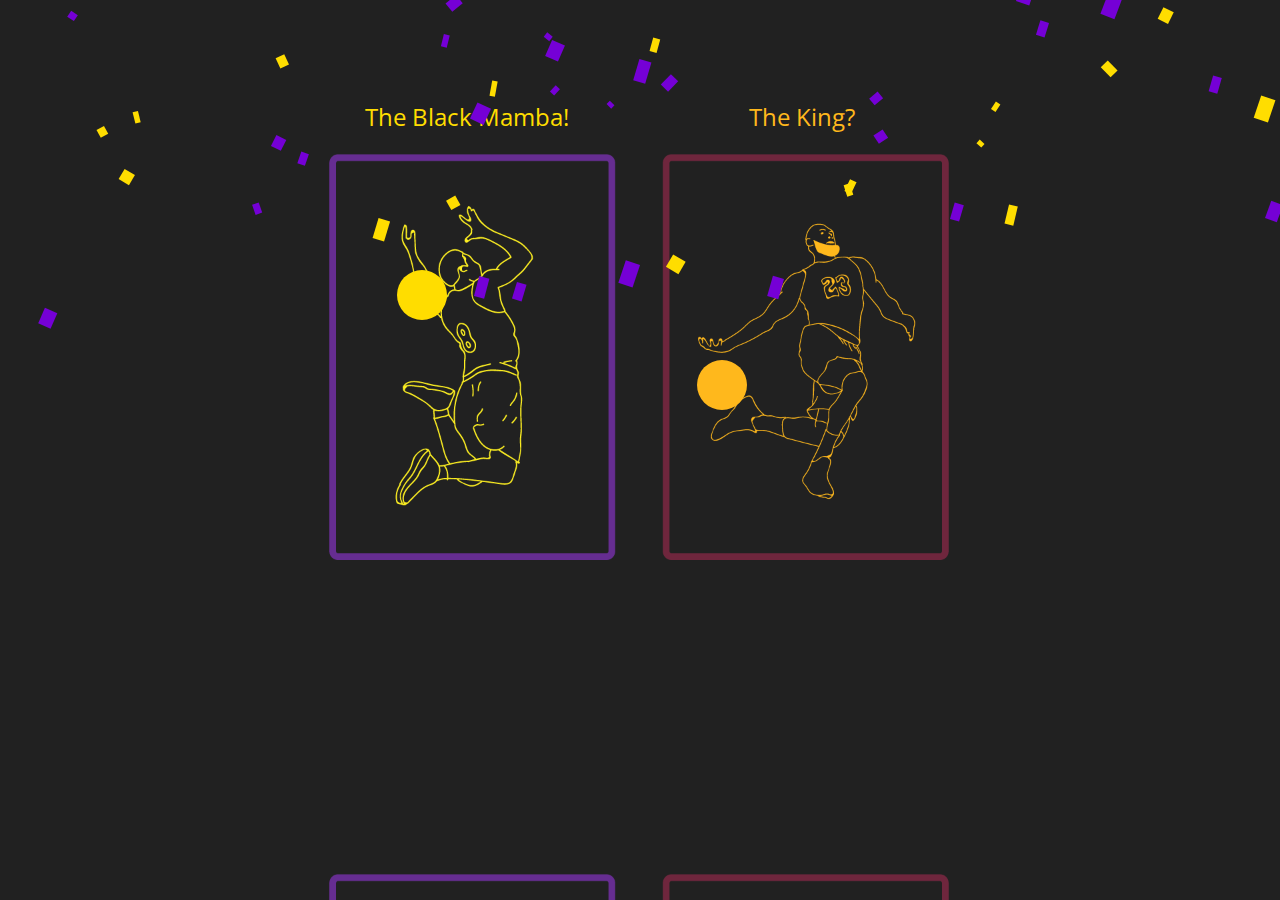
<file: poster-2/index.html>
<!DOCTYPE HTML>
<html lang="en">
    <head>
        <meta charset="utf-8">
        <meta name="description" content="A page for exploring basic HTML documents">
        <title>Interactive Poster 2</title>
        <script src="https://ajax.googleapis.com/ajax/libs/jquery/3.3.1/jquery.min.js"></script>
        <script type="text/javascript" src="main.js"></script>
        <link rel="stylesheet" type="text/css" href="styles.css">
        <link href="https://fonts.googleapis.com/css?family=Open+Sans:700|Padauk" rel="stylesheet">
    </head>
 		<body>
 			<!-- Main Header Div -->
            <div class="wrapper">

                <div id="content">
                    <div class="buttonContainer">
            <!-- <div class="buttons"> -->
                        <div class="stop">
                             <button id="stopButton">
                             </button>
                        </div>
        
                        <div class="start">
                          <button id="startButton">
                          </button>
                        </div>
            <!-- </div> -->
                    </div>
                </div>
                            <div class="text-names">
                                <div class="mamba" class="hidden">
                                    The Black Mamba!
                                </div>
                
                                <div class="bron" class="hidden">
                                    The King?
                                </div>
                            </div>
                    <canvas id="canvas"></canvas>

               
            </div>



    <!-- end of front page -->

 		</body>
</file>
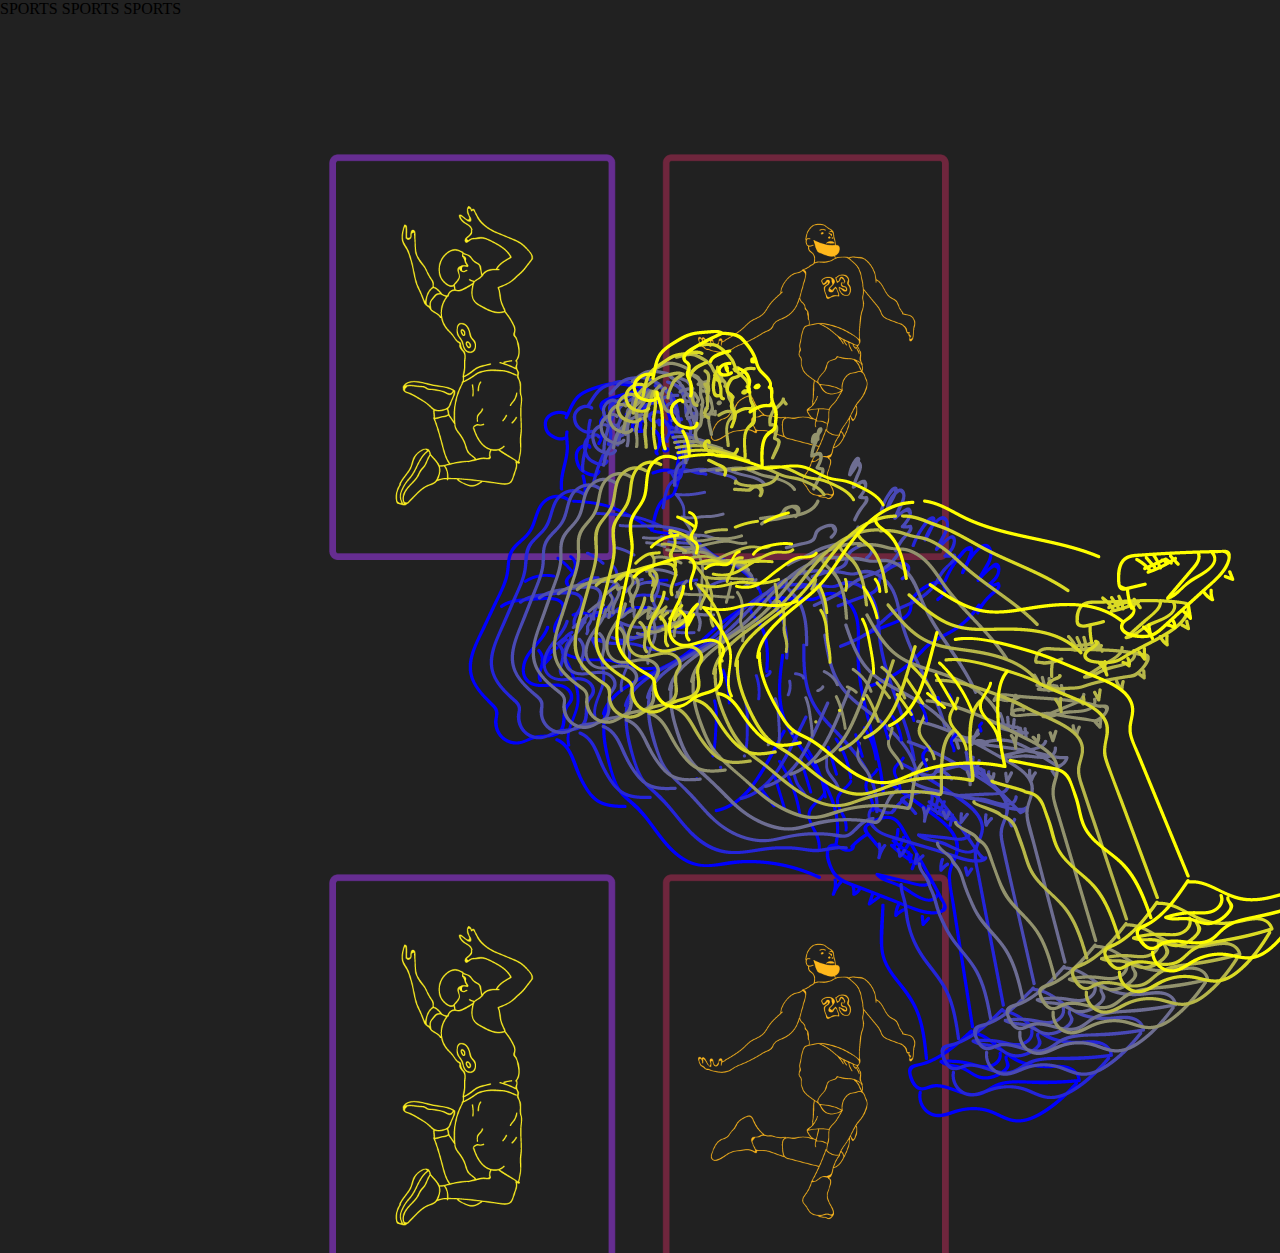
<file: poster-2/page1.html>
<!DOCTYPE HTML>
<html lang="en">
    <head>
        <meta charset="utf-8">
        <meta name="description" content="A page for exploring basic HTML documents">
        <title>Interactive Poster</title>
        <script src="https://ajax.googleapis.com/ajax/libs/jquery/3.3.1/jquery.min.js"></script>
        <script type="text/javascript" src="main.js"></script>
        <link rel="stylesheet" type="text/css" href="styles.css">
    </head>
 		<body>
 			<!-- Main Header Div -->
            <div class="wrapper">

                <div class="text-string">
                SPORTS SPORTS SPORTS
                </div>

                <div id="ball">
                </div>

                <div class="zlatan">
                    <div class="zlatan-one">
                        <a href="page1.html">
                            <img id="z-one" class="hidden" src="zlatan-1.png">
                        </a>
                    </div>
                    <div class="zlatan-two">
                        <a href="page2.html">
                            <img id="z-two" src="zlatan-2.png">
                        </a>
                    </div>
                    <div class="zlatan-three">
                        <a href="index.html">
                            <img id="z-three" class="hidden" src="zlatan-3.png">
                        </a>
                    </div>
                </div>

            </div>



    <!-- end of front page -->

 		</body>
</file>
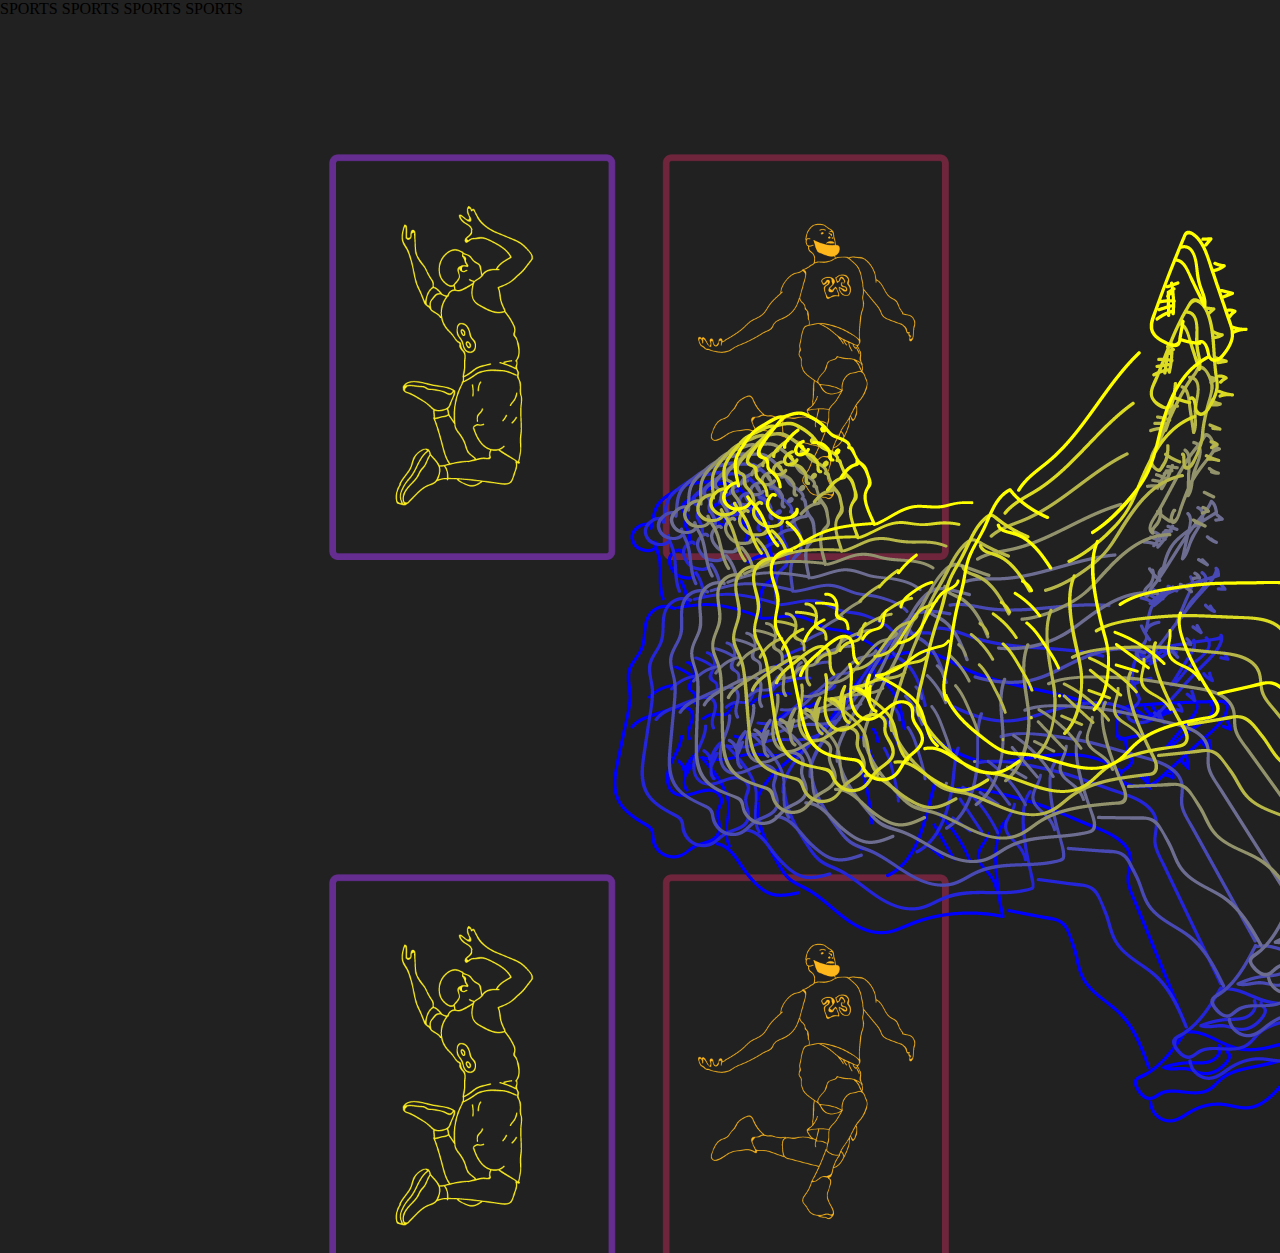
<file: poster-2/page2.html>
<!DOCTYPE HTML>
<html lang="en">
    <head>
        <meta charset="utf-8">
        <meta name="description" content="A page for exploring basic HTML documents">
        <title>Interactive Poster</title>
        <script src="https://ajax.googleapis.com/ajax/libs/jquery/3.3.1/jquery.min.js"></script>
        <script type="text/javascript" src="main.js"></script>
        <link rel="stylesheet" type="text/css" href="styles.css">
    </head>
 		<body>
 			<!-- Main Header Div -->
            <div class="wrapper">

                <div class="text-string">
                SPORTS SPORTS SPORTS SPORTS
                </div>

                <div id="ball">
                </div>

                <div class="zlatan">
                    <div class="zlatan-one">
                        <a href="page1.html">
                            <img id="z-one" class="hidden" src="zlatan-1.png">
                        </a>
                    </div>
                    <div class="zlatan-two">
                        <a href="page1.html">
                            <img id="z-two" class="hidden" src="zlatan-2.png">
                        </a>
                    </div>
                    <div class="zlatan-three">
                        <a href="page3.html">
                            <img id="z-three" src="zlatan-3.png">
                        </a>
                    </div>
                </div>

            </div>



    <!-- end of front page -->

 		</body>
</file>
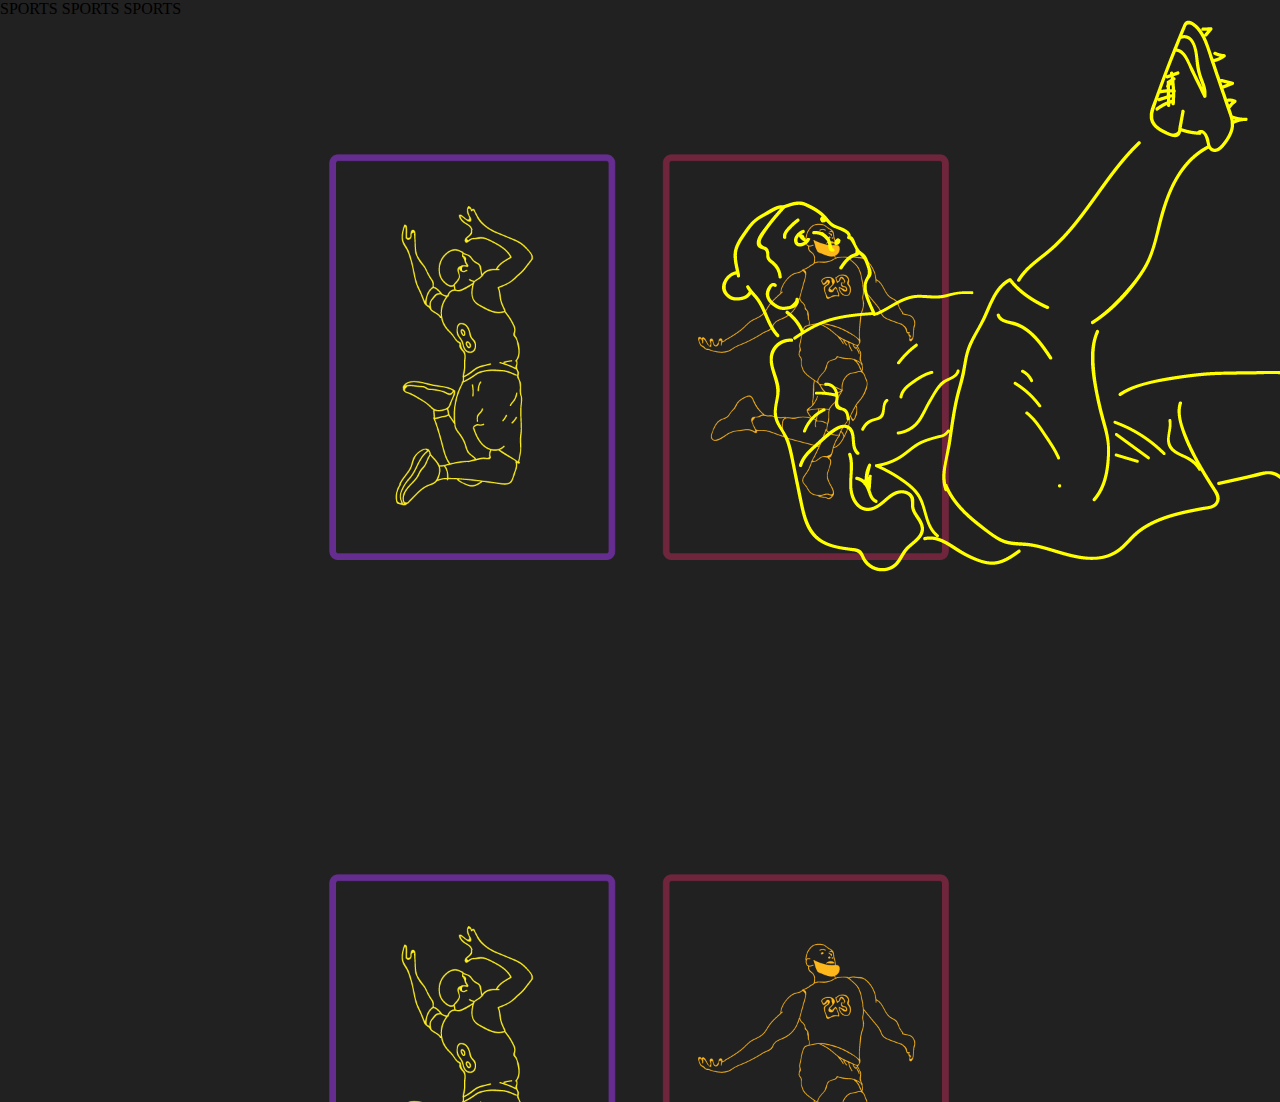
<file: poster-2/page3.html>
<!DOCTYPE HTML>
<html lang="en">
    <head>
        <meta charset="utf-8">
        <meta name="description" content="A page for exploring basic HTML documents">
        <title>Interactive Poster</title>
        <script src="https://ajax.googleapis.com/ajax/libs/jquery/3.3.1/jquery.min.js"></script>
        <script type="text/javascript" src="main.js"></script>
        <link rel="stylesheet" type="text/css" href="styles.css">
    </head>
 		<body>
 			<!-- Main Header Div -->
            <div class="wrapper">

                <div class="text-string">
                SPORTS SPORTS SPORTS
                </div>

                <div id="ball-1">
                </div>

                <div class="zlatan">
                    <div class="zlatan-one">
                        <a href="page1.html">
                            <img id="z-one" class="hidden" src="zlatan-1.png">
                        </a>
                    </div>
                    <div class="zlatan-two">
                        <a href="page1.html">
                            <img id="z-two" class="hidden" src="zlatan-2.png">
                        </a>
                    </div>
                    <div class="zlatan-four">
                        <a href="page4.html">
                            <img id="z-three" src="zlatan-4.png">
                        </a>
                    </div>
                </div>

            </div>



    <!-- end of front page -->

 		</body>
</file>
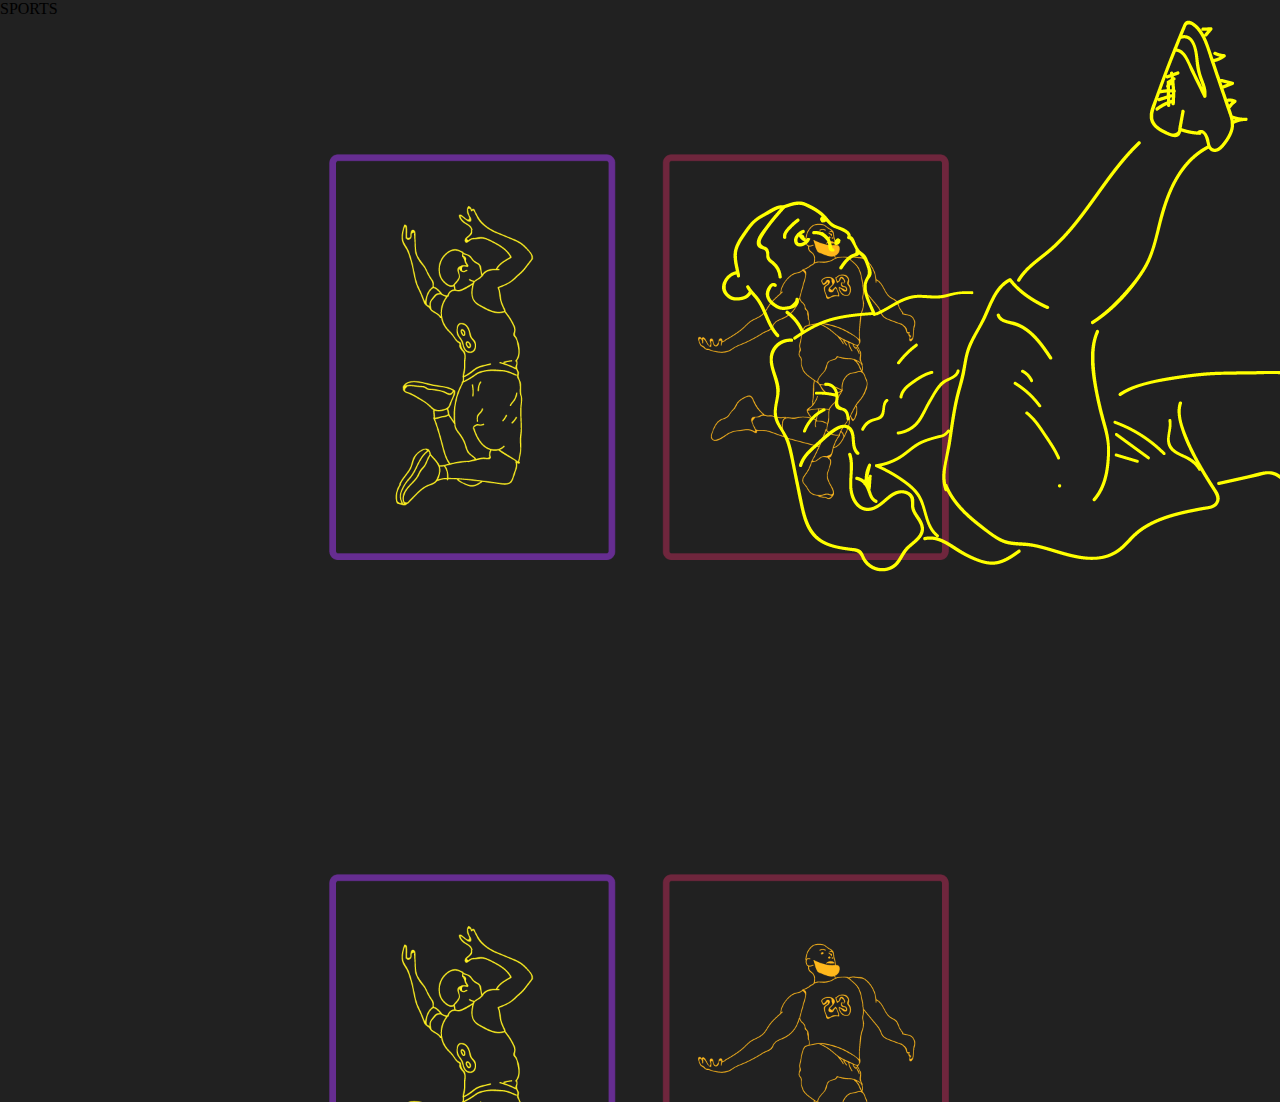
<file: poster-2/page4.html>
<!DOCTYPE HTML>
<html lang="en">
    <head>
        <meta charset="utf-8">
        <meta name="description" content="A page for exploring basic HTML documents">
        <title>Interactive Poster</title>
        <script src="https://ajax.googleapis.com/ajax/libs/jquery/3.3.1/jquery.min.js"></script>
        <script type="text/javascript" src="main.js"></script>
        <link rel="stylesheet" type="text/css" href="styles.css">
    </head>
 		<body>
 			<!-- Main Header Div -->
            <div class="wrapper">

                <div class="text-string">
                SPORTS 
                </div>

                <div id="ball-2">
                </div>

                <div class="zlatan">
                    <div class="zlatan-one">
                        <a href="page1.html">
                            <img id="z-one" class="hidden" src="zlatan-1.png">
                        </a>
                    </div>
                    <div class="zlatan-two">
                        <a href="page1.html">
                            <img id="z-two" class="hidden" src="zlatan-2.png">
                        </a>
                    </div>
                    <div class="zlatan-four">
                        <a href="page5.html">
                            <img id="z-three" src="zlatan-4.png">
                        </a>
                    </div>
                </div>

            </div>



    <!-- end of front page -->

 		</body>
</file>
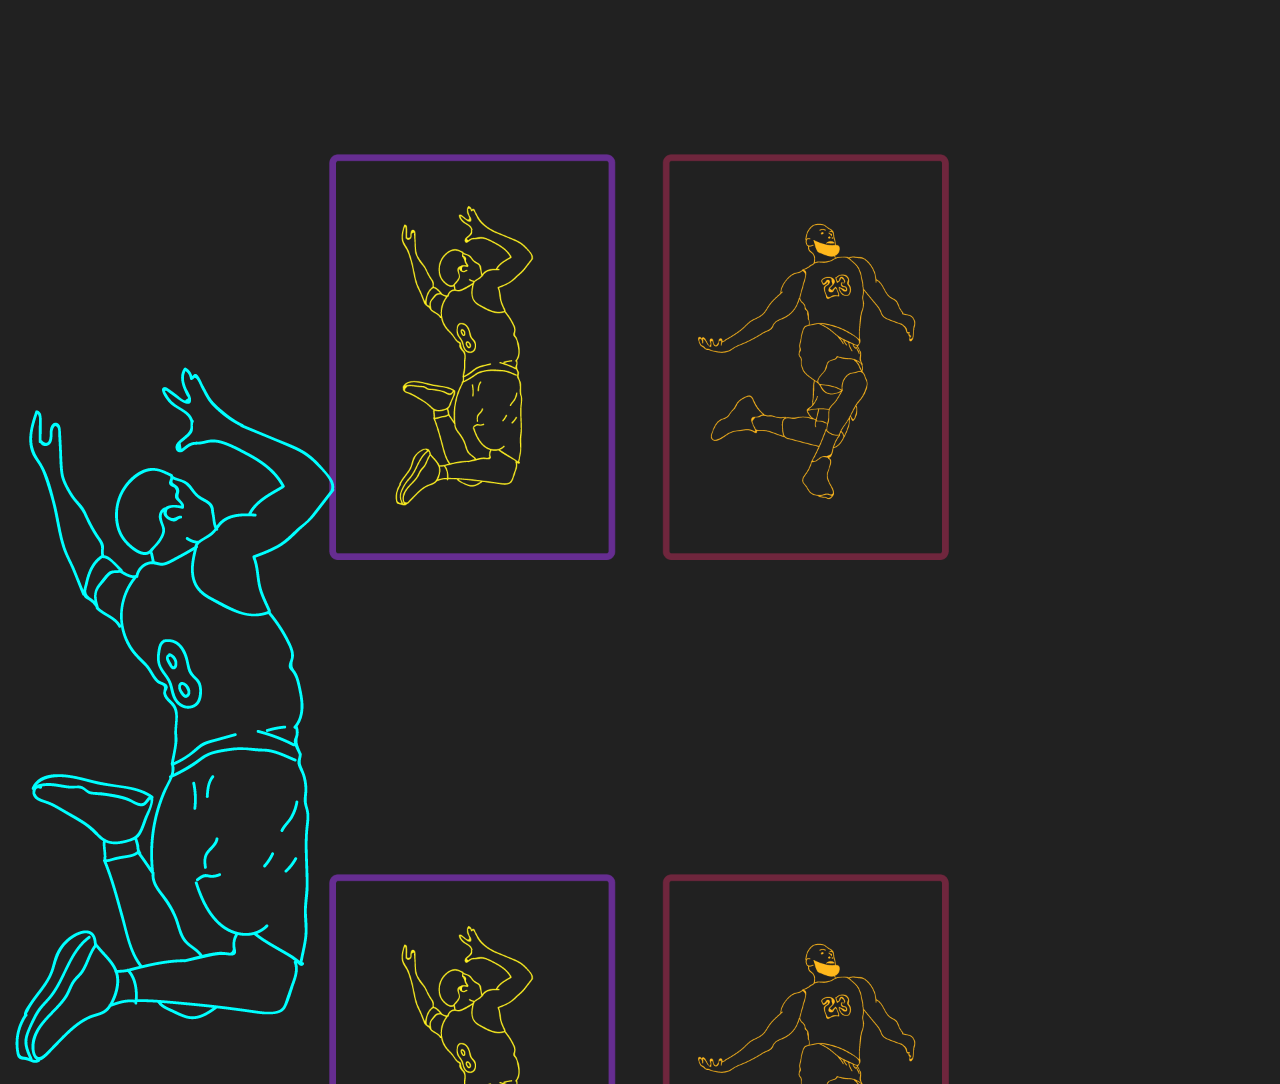
<file: poster-2/page5.html>
<!DOCTYPE HTML>
<html lang="en">
    <head>
        <meta charset="utf-8">
        <meta name="description" content="A page for exploring basic HTML documents">
        <title>Interactive Poster</title>
        <script src="https://ajax.googleapis.com/ajax/libs/jquery/3.3.1/jquery.min.js"></script>
        <script type="text/javascript" src="main.js"></script>
        <link rel="stylesheet" type="text/css" href="styles.css">
    </head>
 		<body>
 			<!-- Main Header Div -->
            <div class="wrapper">


                <div id="ball-3">
                </div>

                <div class="zlatan">
                    <div class="kobe-one">
                        <a href="page6.html">
                            <img id="kb-one" src="kb-1.png">
                        </a>
                    </div>
                </div>

            </div>



    <!-- end of front page -->

 		</body>
</file>
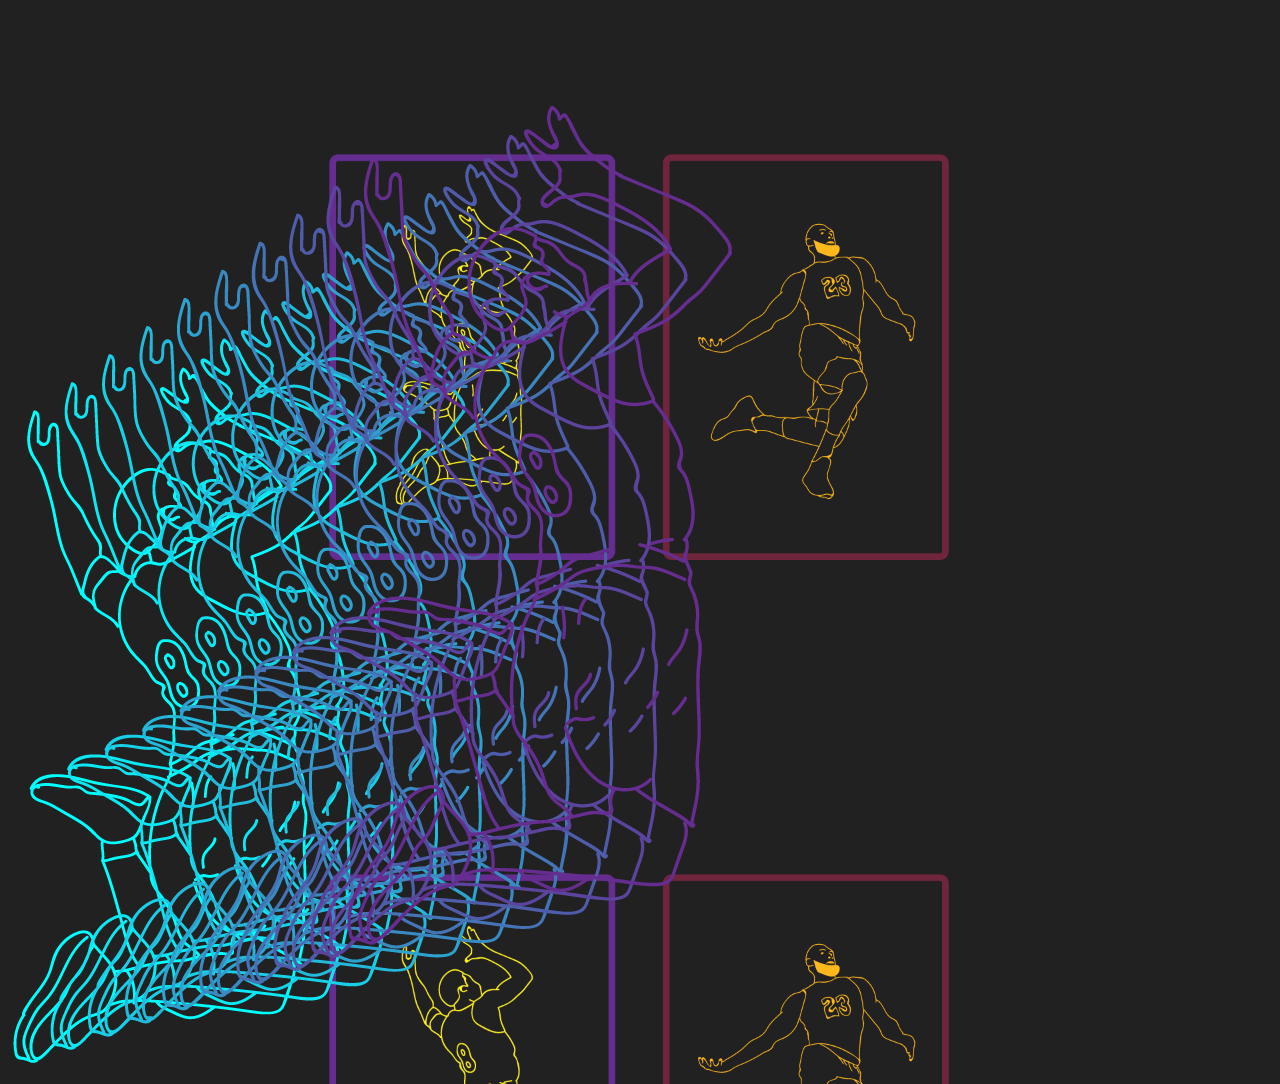
<file: poster-2/page6.html>
<!DOCTYPE HTML>
<html lang="en">
    <head>
        <meta charset="utf-8">
        <meta name="description" content="A page for exploring basic HTML documents">
        <title>Interactive Poster</title>
        <script src="https://ajax.googleapis.com/ajax/libs/jquery/3.3.1/jquery.min.js"></script>
        <script type="text/javascript" src="main.js"></script>
        <link rel="stylesheet" type="text/css" href="styles.css">
    </head>
 		<body>
 			<!-- Main Header Div -->
            <div class="wrapper">

                <div id="ball-3">
                </div>

                <div class="zlatan">
                     <div class="kobe-one">
                        <a href="page7.html">
                            <img id="kb-one" src="kb-2.png">
                        </a>
                    </div>
                </div>

            </div>



    <!-- end of front page -->

 		</body>
</file>
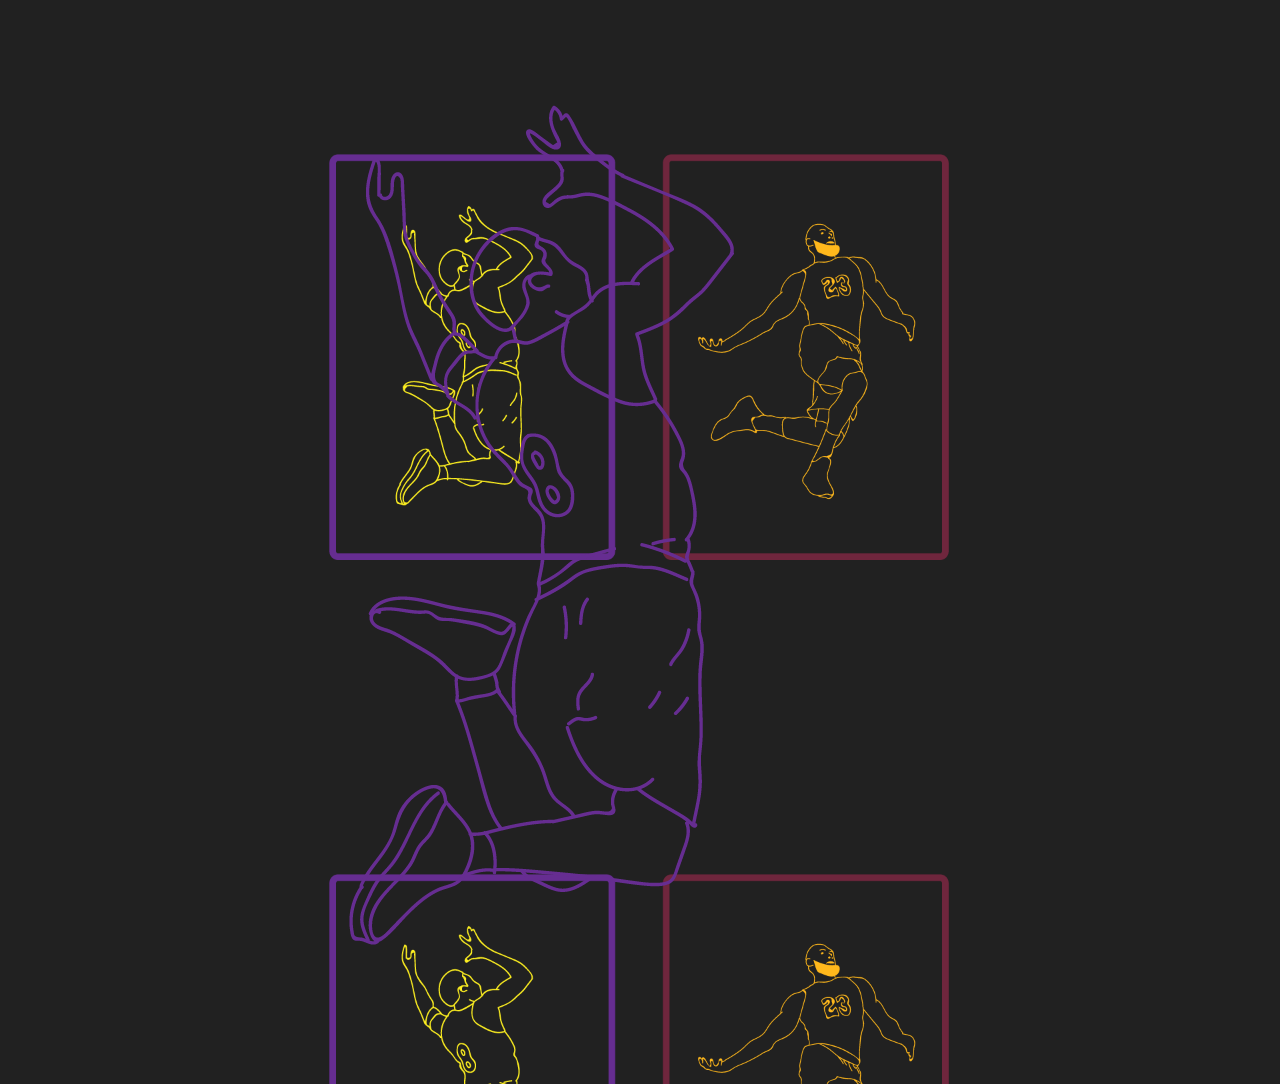
<file: poster-2/page7.html>
<!DOCTYPE HTML>
<html lang="en">
    <head>
        <meta charset="utf-8">
        <meta name="description" content="A page for exploring basic HTML documents">
        <title>Interactive Poster</title>
        <script src="https://ajax.googleapis.com/ajax/libs/jquery/3.3.1/jquery.min.js"></script>
        <script type="text/javascript" src="main.js"></script>
        <link rel="stylesheet" type="text/css" href="styles.css">
    </head>
 		<body>
 			<!-- Main Header Div -->
            <div class="wrapper">

                <div id="ball-3">
                </div>

                <div class="zlatan">
                     <div class="kobe-one">
                        <a href="page8.html">
                            <img id="kb-one" src="kb-3.png">
                        </a>
                    </div>
                </div>

            </div>



    <!-- end of front page -->

 		</body>
</file>
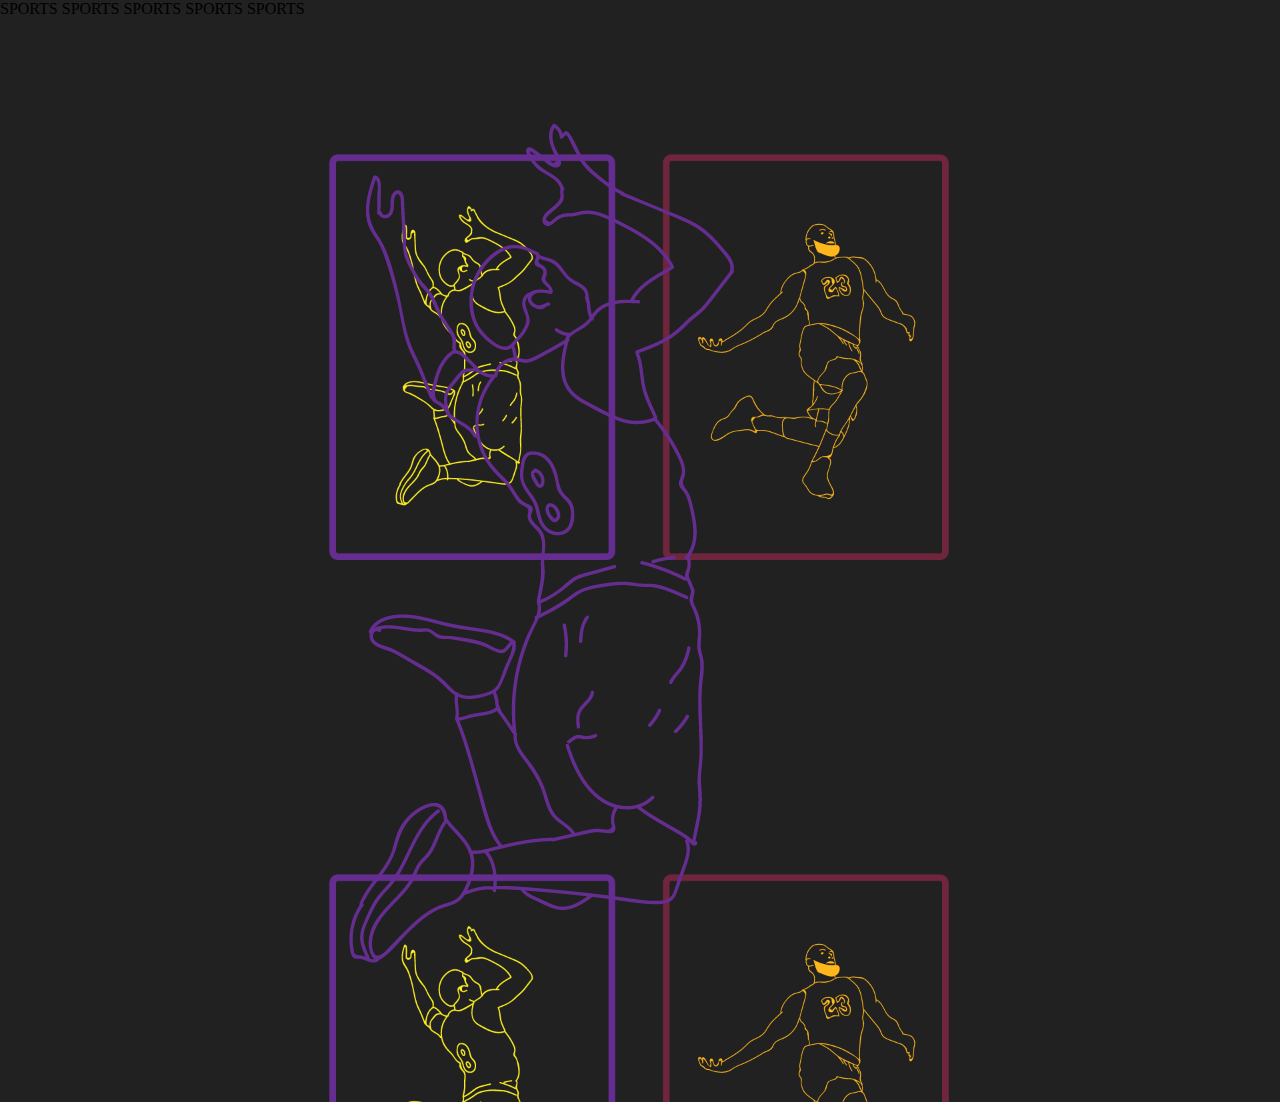
<file: poster-2/page8.html>
<!DOCTYPE HTML>
<html lang="en">
    <head>
        <meta charset="utf-8">
        <meta name="description" content="A page for exploring basic HTML documents">
        <title>Interactive Poster</title>
        <script src="https://ajax.googleapis.com/ajax/libs/jquery/3.3.1/jquery.min.js"></script>
        <script type="text/javascript" src="main.js"></script>
        <link rel="stylesheet" type="text/css" href="styles.css">
    </head>
 		<body>
 			<!-- Main Header Div -->
            <div class="wrapper">

                <div class="text-string2">
                    SPORTS SPORTS SPORTS SPORTS SPORTS
                </div>

                <div id="ball-3">
                </div>

                <div class="zlatan">
                     <div class="kobe-one">
                        <a href="index.html">
                            <img id="kb-one" src="kb-3.png">
                        </a>
                    </div>
                </div>

            </div>



    <!-- end of front page -->

 		</body>
</file>
<file: poster-2/styles.css>
* {
  margin: 0;
  padding: 0;
}

body {
  /*You can use any kind of background here.*/
  background: #212121;
  width: 100%;
  background-image: url("cards.png");
  background-size: 100%;
}

canvas {
  display: block;
  position: relative;
  z-index: 1;
  pointer-events: none;
}

.hidden{
  display: none;
}

.text-names {
  top: 0px;
  left: 25%;
  width: 50%;
  position: relative;

}

.mamba {
  top: 100px;
  left: 7%;
  width: 50%;
  font-size: 1.5em;
  font-family: 'Open Sans', sans-serif;
  position: absolute;
  color: #ffdd00;
}

.bron {
  top: 100px;
  left: 67%;
  width: 50%;
  font-size: 1.5em;
  font-family: 'Open Sans', sans-serif;
  position: absolute;
  color: #FFB81C;
}

#content {
  text-align: center;
  width: 500px;
  height: 300px;
  position: absolute;
  top: 30%;
  left: 31%;
  color: silver;
  font-family: 'Padauk', sans-serif;
  font-size: 45px;
  font-weight: bold;
}

.buttonContainer {
  display: block;
  width: 100%;
  border: none;
  z-index: -3;
}
/*.buttons {
  position: relative;
  left: 50%;
  top: 70%;
  width: 20%;
  height: 30%;
}*/

button {
  padding: none;
  z-index: -3;
  width: 50px;
    height: 50px;
    background: #ffdd00;
    -moz-border-radius: 50px;
    -webkit-border-radius: 50px;
    border-radius: 50px;
    border: none;
}

#stopButton {
/*    top: 0px;
    left: 0px;*/
    width: 50px;
    background-repeat:no-repeat;
    z-index: -3;
    background: #FFB81C;
/*    position: fixed;*/
}

#startButton {
/*    top: 0px;
    left: 31.5%;*/
    width: 50px;
    background-repeat:no-repeat;
    z-index: -3;
/*    position: fixed;*/
 
}

.stop {
    top: 30%;
    left: 60%;
    width: 50px;
    z-index: 2;
    position: absolute;
}

.start {
    top: 0%;
    left: 0px;
    width: 50px;
    z-index: 2;
    position: absolute;
}
</file>
